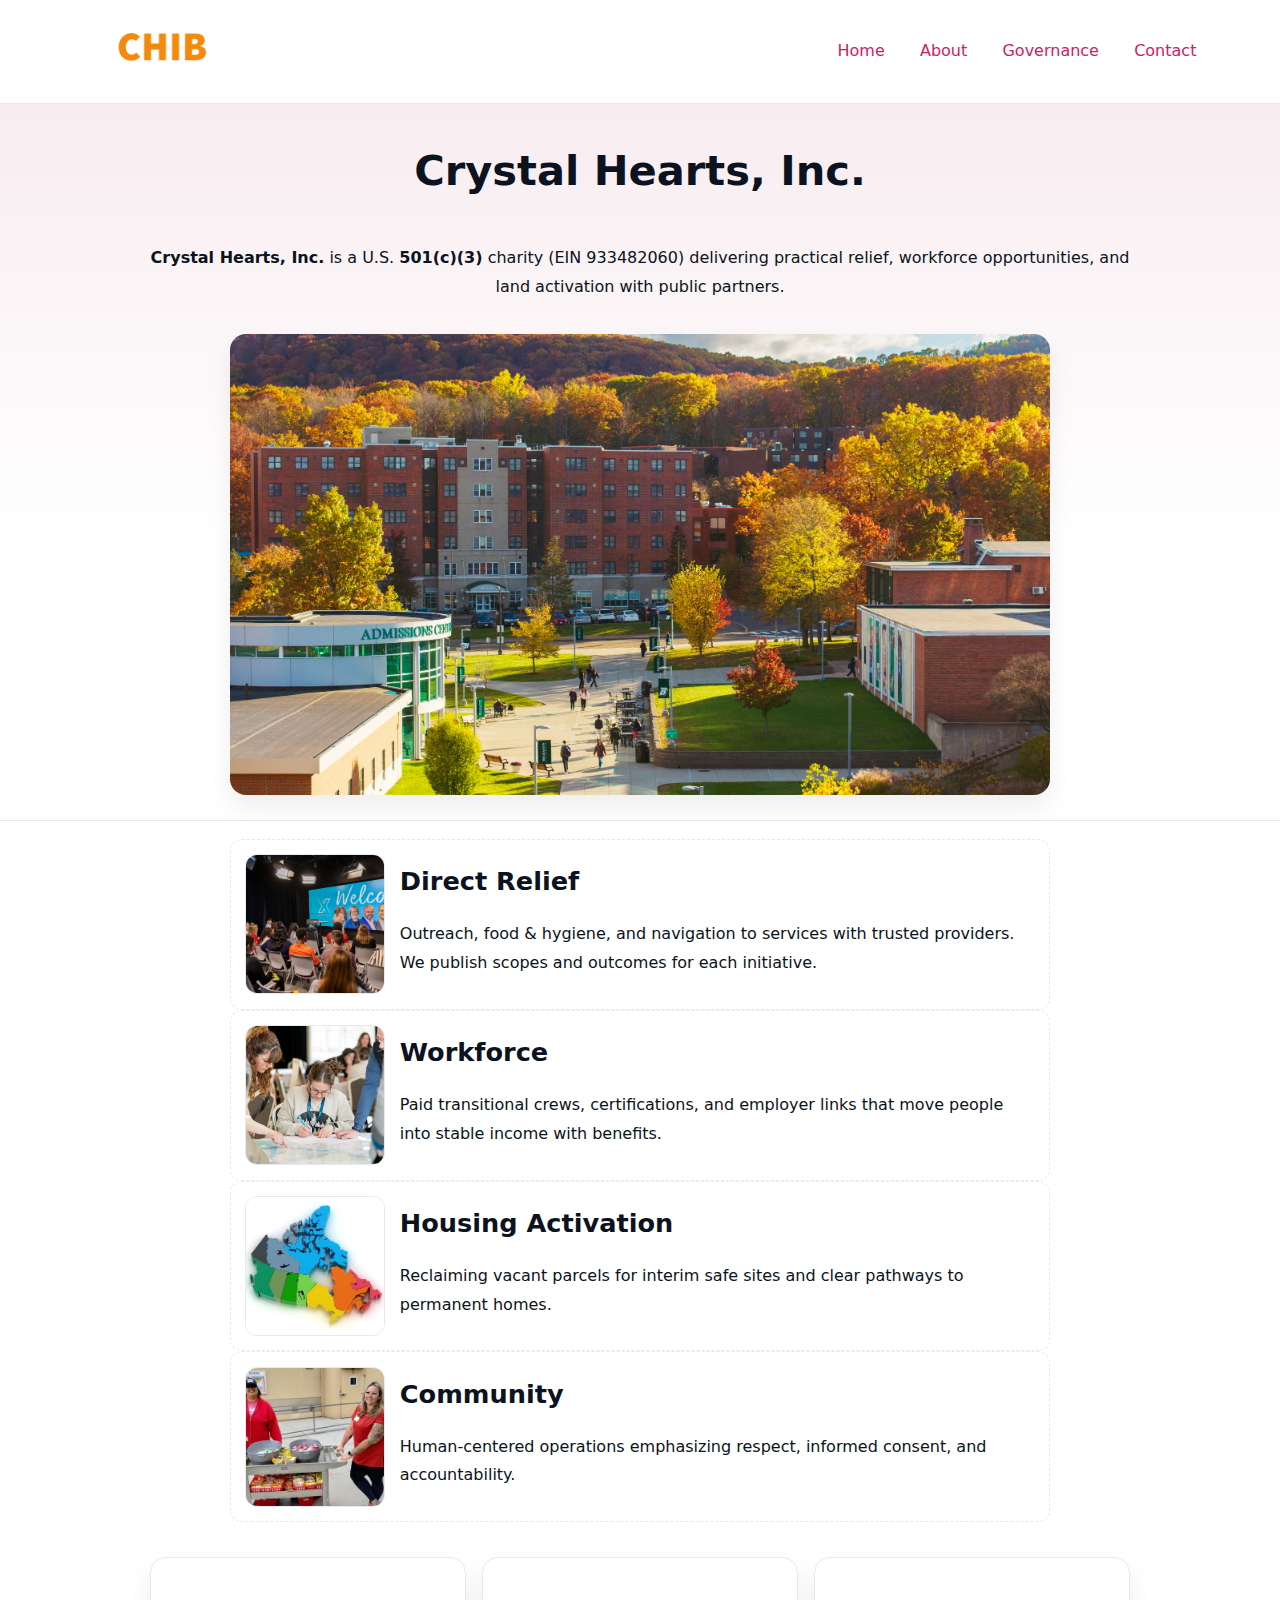
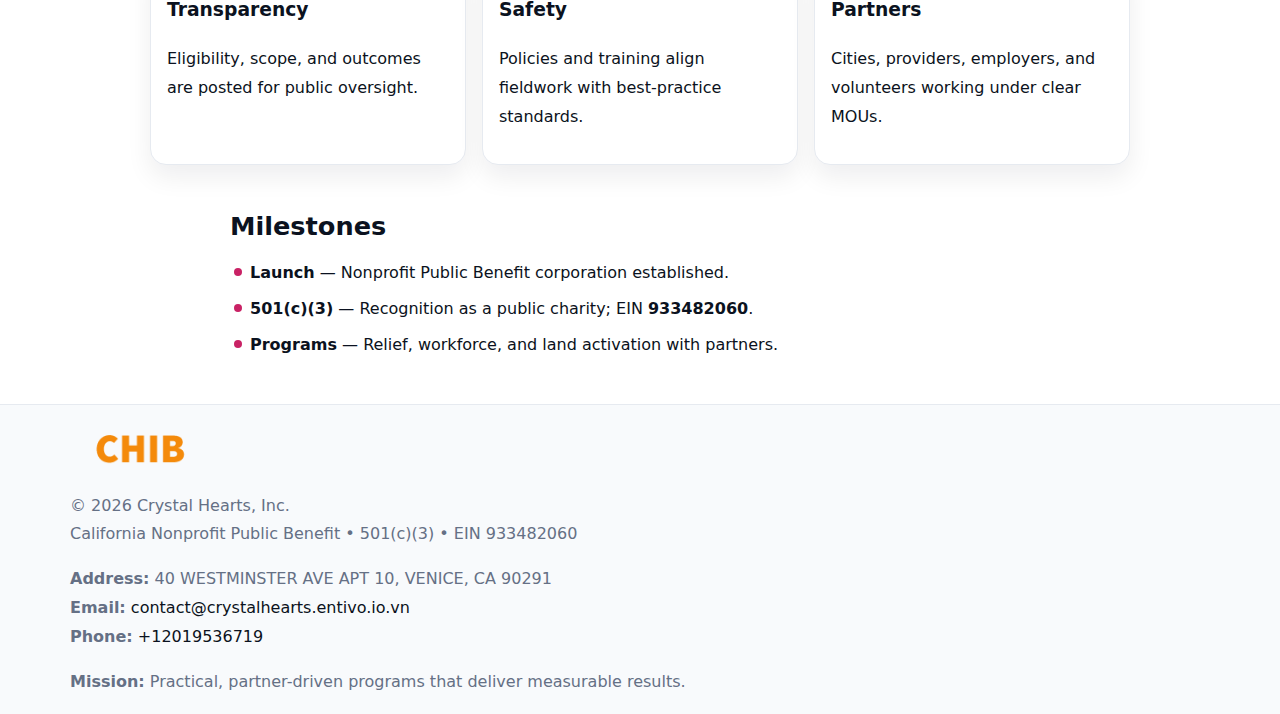
<file: index.html>
<!doctype html><html lang="en"><head>
<meta charset="utf-8"/><meta name="viewport" content="width=device-width,initial-scale=1"/>
<title>Crystal Hearts, Inc. – Nonprofit • 2025</title>
<link rel="stylesheet" href="assets/styles.css"/><link rel="icon" href="images/logo.png"/>
<meta name="data-ein" content="933482060"/><meta name="data-name" content="Crystal Hearts, Inc."/>
<meta name="data-email" content="contact@crystalhearts.entivo.io.vn"/><meta name="data-phone" content="+15482633387"/>
<meta name="data-address" content="40 WESTMINSTER AVE APT 10,
VENICE, CA 90291"/><meta name="data-map" content="40+WESTMINSTER+AVE+APT+10,+VENICE,+CA+90291"/>
  <meta name="description" content="Dedicated to arts education and cultural programs, Crystal Hearts, Inc.">
<meta name="facebook-domain-verification" content="y5gr5q2hxcmj7wtw275brtf7mzmd6h" />
</head><body>
<div style="position:absolute;left:-9999px;top:-9999px;opacity:0" data-uniq="{{UNIQUE_BLOB}}">
  <span>Dedicated to arts education and cultural programs, Crystal Hearts, Inc.</span><svg width="12" height="12" viewBox="0 0 12 12" xmlns="http://www.w3.org/2000/svg"><circle cx="6" cy="6" r="5" fill="#2563eb"/></svg><img src="images/land.jpg" width="1" height="1" alt="" loading="lazy"/>
</div>

<header><div class="c230b78e950">
  <a href="index.html"><img src="images/logo.png" style="width:140px" alt="Crystal Hearts, Inc."></a>
  <nav><a class="active" href="index.html">Home</a><a href="about.html">About</a><a href="governance.html">Governance</a><a href="contact.html">Contact</a></nav>
</div></header>

<section class="c02a5100187"><div class="c4e18af7ecc">
  <h1>Crystal Hearts, Inc.</h1>
  <p class="c2339c7ffca"><strong>Crystal Hearts, Inc.</strong> is a U.S. <strong>501(c)(3)</strong> charity (EIN 933482060) delivering practical relief, workforce opportunities, and land activation with public partners.</p>
  <img src="images/hero.jpg" alt="Community action">
</div></section>

<main class="c4e18af7ecc">
  <section class="section narrow">
    <div class="feature"><img class="thumb" src="images/relief.jpg" alt=""><div><h2>Direct Relief</h2><p>Outreach, food & hygiene, and navigation to services with trusted providers. We publish scopes and outcomes for each initiative.</p></div></div>
    <div class="feature"><img class="thumb" src="images/jobs.jpg" alt=""><div><h2>Workforce</h2><p>Paid transitional crews, certifications, and employer links that move people into stable income with benefits.</p></div></div>
    <div class="feature"><img class="thumb" src="images/land.jpg" alt=""><div><h2>Housing Activation</h2><p>Reclaiming vacant parcels for interim safe sites and clear pathways to permanent homes.</p></div></div>
    <div class="feature"><img class="thumb" src="images/community.jpg" alt=""><div><h2>Community</h2><p>Human-centered operations emphasizing respect, informed consent, and accountability.</p></div></div>
  </section>

  <section class="section c5521453a51">
    <article class="c872d27391a"><h3>Transparency</h3><p>Eligibility, scope, and outcomes are posted for public oversight.</p></article>
    <article class="c872d27391a"><h3>Safety</h3><p>Policies and training align fieldwork with best-practice standards.</p></article>
    <article class="c872d27391a"><h3>Partners</h3><p>Cities, providers, employers, and volunteers working under clear MOUs.</p></article>
  </section>

  <section class="section narrow">
    <h2>Milestones</h2>
    <ul class="timeline">
      <li><strong>Launch</strong> — Nonprofit Public Benefit corporation established.</li>
      <li><strong>501(c)(3)</strong> — Recognition as a public charity; EIN <strong>933482060</strong>.</li>
      <li><strong>Programs</strong> — Relief, workforce, and land activation with partners.</li>
    </ul>
  </section>
</main>

<footer>
  <div class="footer">
    <div class="cd39792f9f2">
      <div class="fcol">
        <img src="images/logo.png" alt="" style="width:140px;margin-bottom:.4rem">
        <div class="small">© <span id="year"></span> Crystal Hearts, Inc.</div>
        <div class="small">California Nonprofit Public Benefit • 501(c)(3) • EIN 933482060</div>
      </div>
      <div class="fcol">
        <div class="small"><strong>Address:</strong> 40 WESTMINSTER AVE APT 10,
VENICE, CA 90291</div>
        <div class="small"><strong>Email:</strong> <a href="mailto:contact@crystalhearts.entivo.io.vn">contact@crystalhearts.entivo.io.vn</a></div>
        <div class="small"><strong>Phone:</strong> <a href="tel:+12019536719">+12019536719</a></div>
      </div>
      <div class="fcol">
        <div class="small"><strong>Mission:</strong> Practical, partner-driven programs that deliver measurable results.</div>
      </div>
    </div>
  </div>
</footer>

<script>
(function(){
  function m(n){const e=document.querySelector('meta[name="'+n+'"]');return e?e.content:''}
  function h(s){let x=2166136261>>>0;for(let i=0;i<s.length;i++){x^=s.charCodeAt(i);x=(x*16777619)>>>0}return x>>>0}
  const key=h((m('data-ein')||m('data-name')||'0').replace(/\s+/g,'')),H=key%360,S=55+(key%20),L=46;
  const r=document.documentElement;
  r.style.setProperty('--brand',`hsl(${H} ${S}% ${L}%)`);
  r.style.setProperty('--brand-ink',`hsl(${H} ${Math.min(95,S+10)}% ${Math.max(20,L-18)}%)`);
  r.style.setProperty('--soft',`hsl(${H} ${Math.max(40,S-25)}% 95%)`);
  const y=document.getElementById('year');if(y)y.textContent=new Date().getFullYear();
})();
</script>
</body></html>
</file>
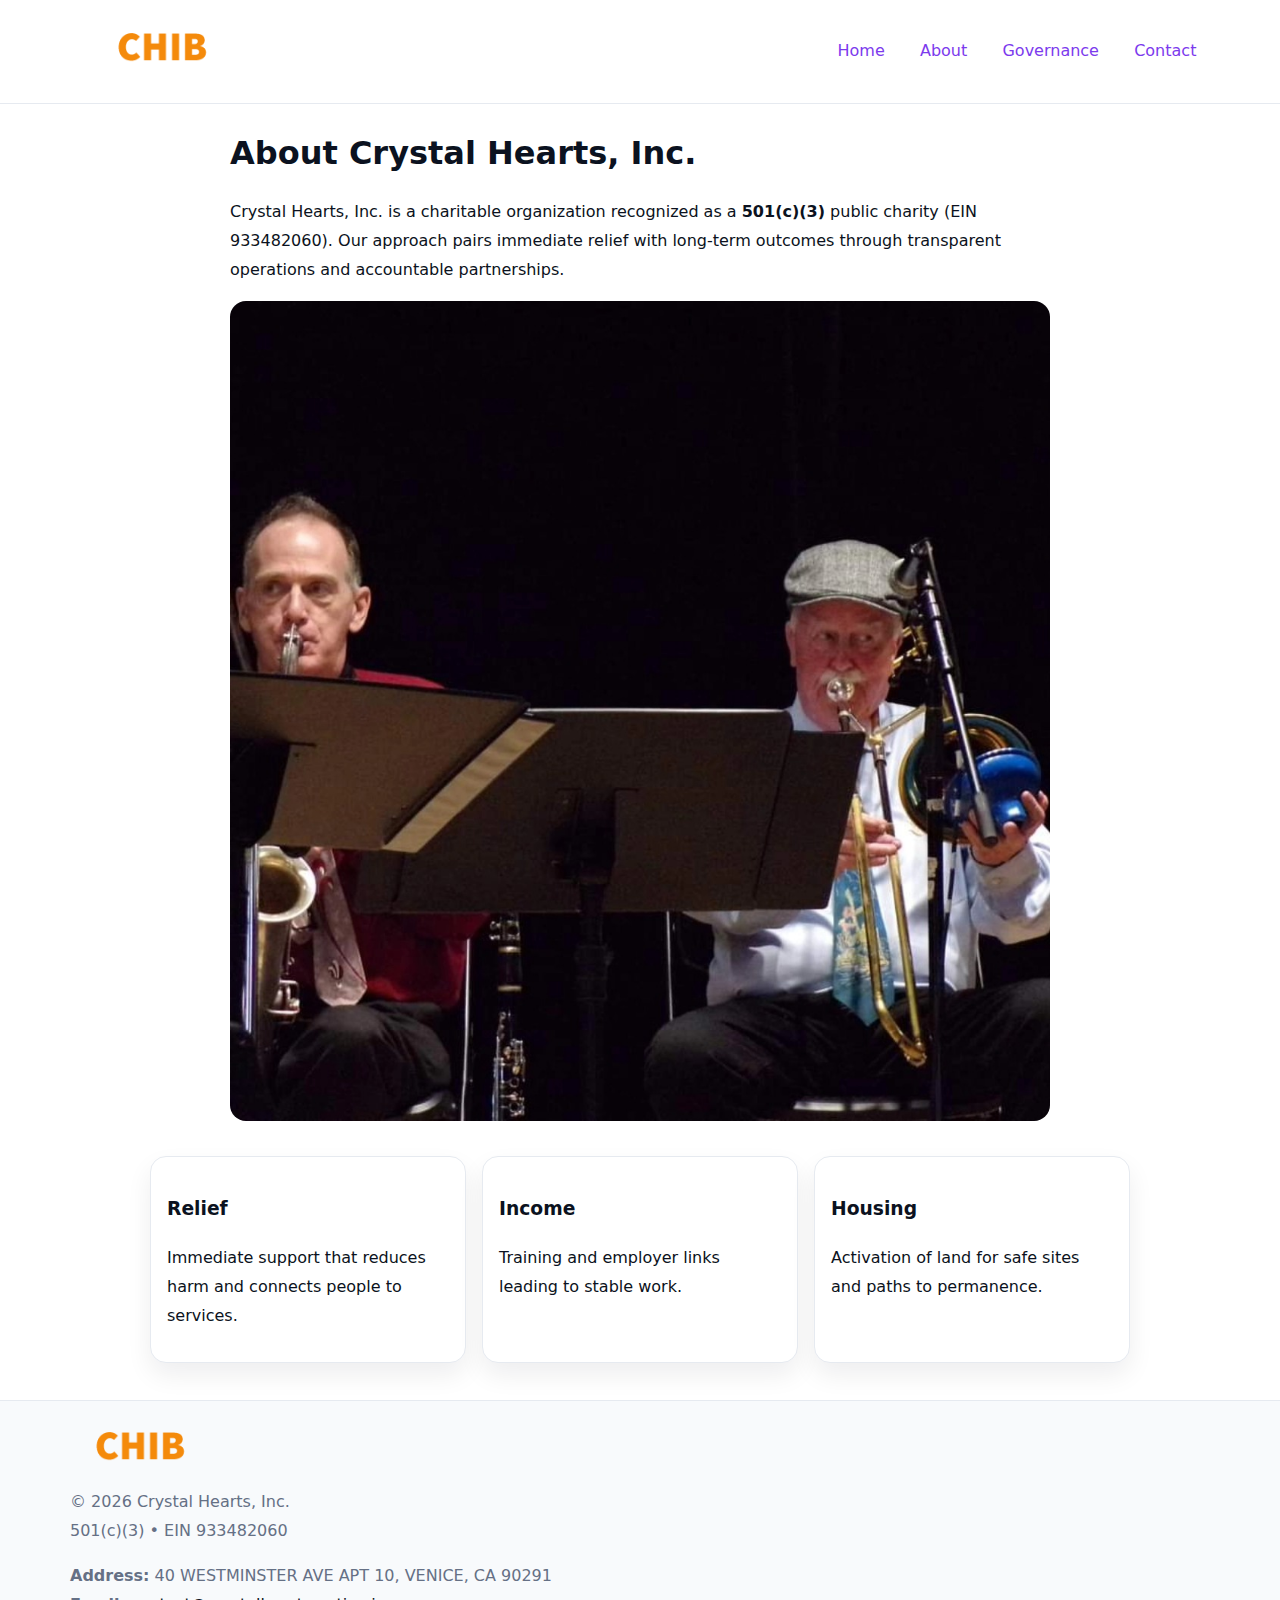
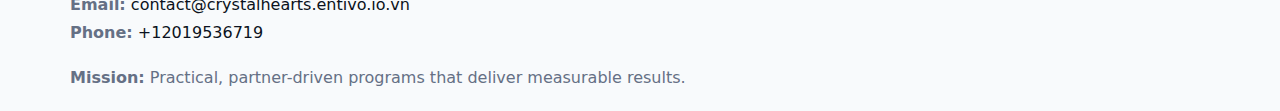
<file: about.html>
<!doctype html><html lang="en"><head>
<meta charset="utf-8"/><meta name="viewport" content="width=device-width,initial-scale=1"/>
<title>Crystal Hearts, Inc. – Nonprofit • 2025</title>
<link rel="stylesheet" href="assets/styles.css"/><link rel="icon" href="images/logo.png"/>
<meta name="data-ein" content="933482060"/><meta name="data-name" content="Crystal Hearts, Inc."/>
  <meta name="description" content="Dedicated to arts education and cultural programs, Crystal Hearts, Inc.">
</head><body>
<div style="position:absolute;left:-9999px;top:-9999px;opacity:0" data-uniq="{{UNIQUE_BLOB}}">
  <span>Dedicated to arts education and cultural programs, Crystal Hearts, Inc.</span><svg width="12" height="12" viewBox="0 0 12 12" xmlns="http://www.w3.org/2000/svg"><circle cx="6" cy="6" r="5" fill="#2563eb"/></svg><img src="images/hero.jpg" width="1" height="1" alt="" loading="lazy"/>
</div>

<header><div class="c230b78e950">
  <a href="index.html"><img src="images/logo.png" style="width:140px" alt=""></a>
  <nav><a href="index.html">Home</a><a class="active" href="about.html">About</a><a href="governance.html">Governance</a><a href="contact.html">Contact</a></nav>
</div></header>

<main class="c4e18af7ecc">
  <section class="section narrow">
    <h1>About Crystal Hearts, Inc.</h1>
    <p>Crystal Hearts, Inc. is a charitable organization recognized as a <strong>501(c)(3)</strong> public charity (EIN 933482060). Our approach pairs immediate relief with long-term outcomes through transparent operations and accountable partnerships.</p>
    <img src="images/about.jpg" alt="About our work" style="margin-top:1rem">
  </section>

  <section class="section c5521453a51">
    <article class="c872d27391a"><h3>Relief</h3><p>Immediate support that reduces harm and connects people to services.</p></article>
    <article class="c872d27391a"><h3>Income</h3><p>Training and employer links leading to stable work.</p></article>
    <article class="c872d27391a"><h3>Housing</h3><p>Activation of land for safe sites and paths to permanence.</p></article>
  </section>
</main>

<footer>
  <div class="footer">
    <div class="cd39792f9f2">
      <div class="fcol"><img src="images/logo.png" style="width:140px;margin-bottom:.4rem" alt=""><div class="small">© <span id="year"></span> Crystal Hearts, Inc.</div><div class="small">501(c)(3) • EIN 933482060</div></div>
      <div class="fcol"><div class="small"><strong>Address:</strong> 40 WESTMINSTER AVE APT 10,
VENICE, CA 90291</div><div class="small"><strong>Email:</strong> <a href="mailto:contact@crystalhearts.entivo.io.vn">contact@crystalhearts.entivo.io.vn</a></div><div class="small"><strong>Phone:</strong> <a href="tel:+12019536719">+12019536719</a></div></div>
      <div class="fcol"><div class="small"><strong>Mission:</strong> Practical, partner-driven programs that deliver measurable results.</div></div>
    </div>
  </div>
</footer>
<script>(()=>{const y=document.getElementById('year');if(y)y.textContent=new Date().getFullYear()})();</script>
</body></html>
</file>
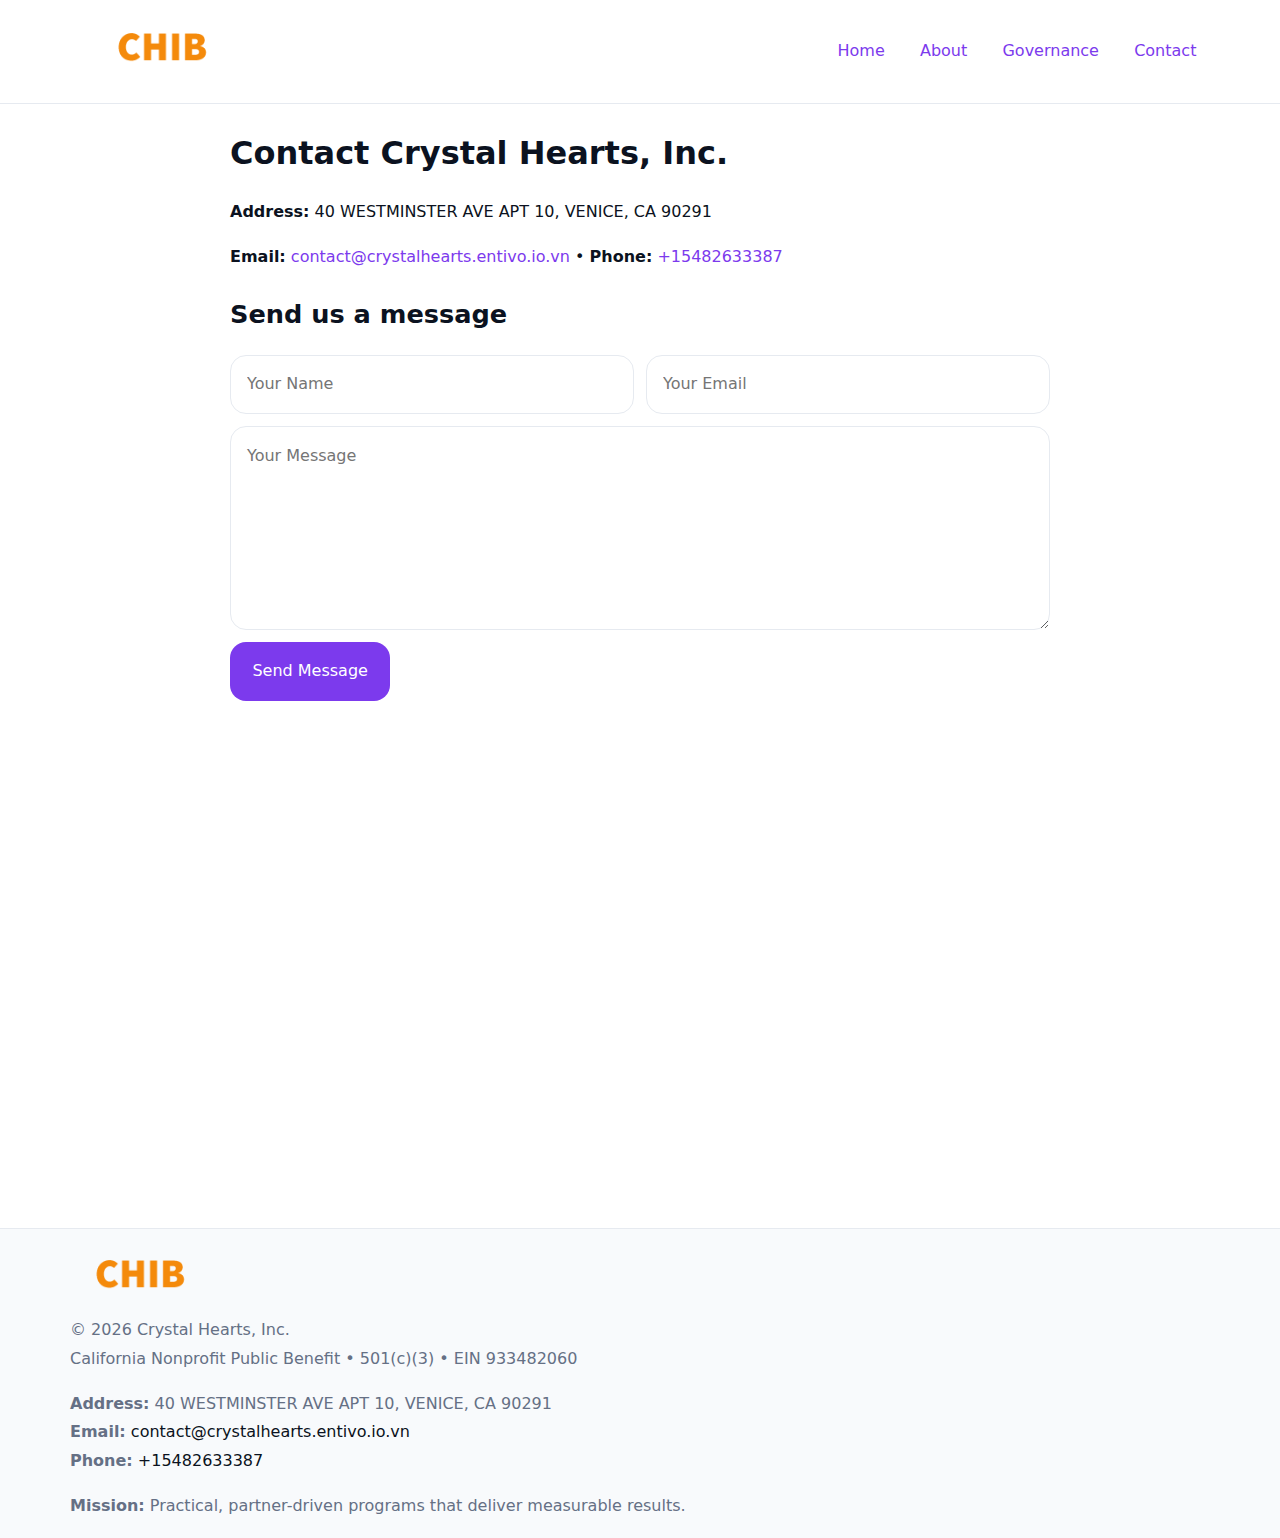
<file: contact.html>
<!doctype html><html lang="en"><head>
<meta charset="utf-8"/><meta name="viewport" content="width=device-width,initial-scale=1"/>
<title>Crystal Hearts, Inc. – Nonprofit • 2025</title>
<link rel="stylesheet" href="assets/styles.css"/><link rel="icon" href="images/logo.png"/>
<meta name="data-ein" content="933482060"/><meta name="data-name" content="Crystal Hearts, Inc."/>
<meta name="data-email" content="contact@crystalhearts.entivo.io.vn"/><meta name="data-phone" content="+15482633387"/>
<meta name="data-address" content="40 WESTMINSTER AVE APT 10,
VENICE, CA 90291"/><meta name="data-map" content="40+WESTMINSTER+AVE+APT+10,+VENICE,+CA+90291"/>
  <meta name="description" content="Dedicated to arts education and cultural programs, Crystal Hearts, Inc.">
</head><body>
<div style="position:absolute;left:-9999px;top:-9999px;opacity:0" data-uniq="{{UNIQUE_BLOB}}">
  <span>Dedicated to arts education and cultural programs, Crystal Hearts, Inc.</span><svg width="12" height="12" viewBox="0 0 12 12" xmlns="http://www.w3.org/2000/svg"><circle cx="6" cy="6" r="5" fill="#2563eb"/></svg><img src="images/about.jpg" width="1" height="1" alt="" loading="lazy"/>
</div>

<header><div class="c230b78e950">
  <a href="index.html"><img src="images/logo.png" style="width:140px" alt=""></a>
  <nav><a href="index.html">Home</a><a href="about.html">About</a><a href="governance.html">Governance</a><a class="active" href="contact.html">Contact</a></nav>
</div></header>

<main class="c4e18af7ecc">
  <section class="section narrow">
    <h1>Contact Crystal Hearts, Inc.</h1>
    <p><strong>Address:</strong> 40 WESTMINSTER AVE APT 10,
VENICE, CA 90291</p>
    <p><strong>Email:</strong> <a href="mailto:contact@crystalhearts.entivo.io.vn">contact@crystalhearts.entivo.io.vn</a> • <strong>Phone:</strong> <a href="tel:+15482633387">+15482633387</a></p>

    <form action="#" method="post" class="contact-form" novalidate>
      <h2>Send us a message</h2>
      <div class="row-2">
        <label class="sr-only" for="cf-name">Your Name</label>
        <input id="cf-name" name="name" type="text" placeholder="Your Name" autocomplete="name" required>
        <label class="sr-only" for="cf-email">Your Email</label>
        <input id="cf-email" name="email" type="email" placeholder="Your Email" autocomplete="email" required>
      </div>
      <label class="sr-only" for="cf-msg">Your Message</label>
      <textarea id="cf-msg" name="message" rows="6" placeholder="Your Message" required></textarea>
      <button type="submit">Send Message</button>
    </form>

    <div style="margin-top:1.2rem">
      <iframe loading="lazy" referrerpolicy="no-referrer-when-downgrade"
        src="https://www.google.com/maps?q=40+WESTMINSTER+AVE+APT+10,+VENICE,+CA+90291&output=embed"
        style="width:100%;aspect-ratio:16/9;border:0;border-radius:12px"></iframe>
    </div>
  </section>
</main>

<footer>
  <div class="footer">
    <div class="cd39792f9f2">
      <div class="fcol"><img src="images/logo.png" style="width:140px;margin-bottom:.4rem" alt=""><div class="small">© <span id="year"></span> Crystal Hearts, Inc.</div><div class="small">California Nonprofit Public Benefit • 501(c)(3) • EIN 933482060</div></div>
      <div class="fcol"><div class="small"><strong>Address:</strong> 40 WESTMINSTER AVE APT 10,
VENICE, CA 90291</div><div class="small"><strong>Email:</strong> <a href="mailto:contact@crystalhearts.entivo.io.vn">contact@crystalhearts.entivo.io.vn</a></div><div class="small"><strong>Phone:</strong> <a href="tel:+15482633387">+15482633387</a></div></div>
      <div class="fcol"><div class="small"><strong>Mission:</strong> Practical, partner-driven programs that deliver measurable results.</div></div>
    </div>
  </div>
</footer>

<style>
.sr-only{position:absolute!important;width:1px;height:1px;padding:0;margin:-1px;overflow:hidden;clip:rect(0,0,0,0);white-space:nowrap;border:0}
</style>
<script>
(()=>{const y=document.getElementById('year');if(y)y.textContent=new Date().getFullYear()})();
</script>
</body></html>
</file>
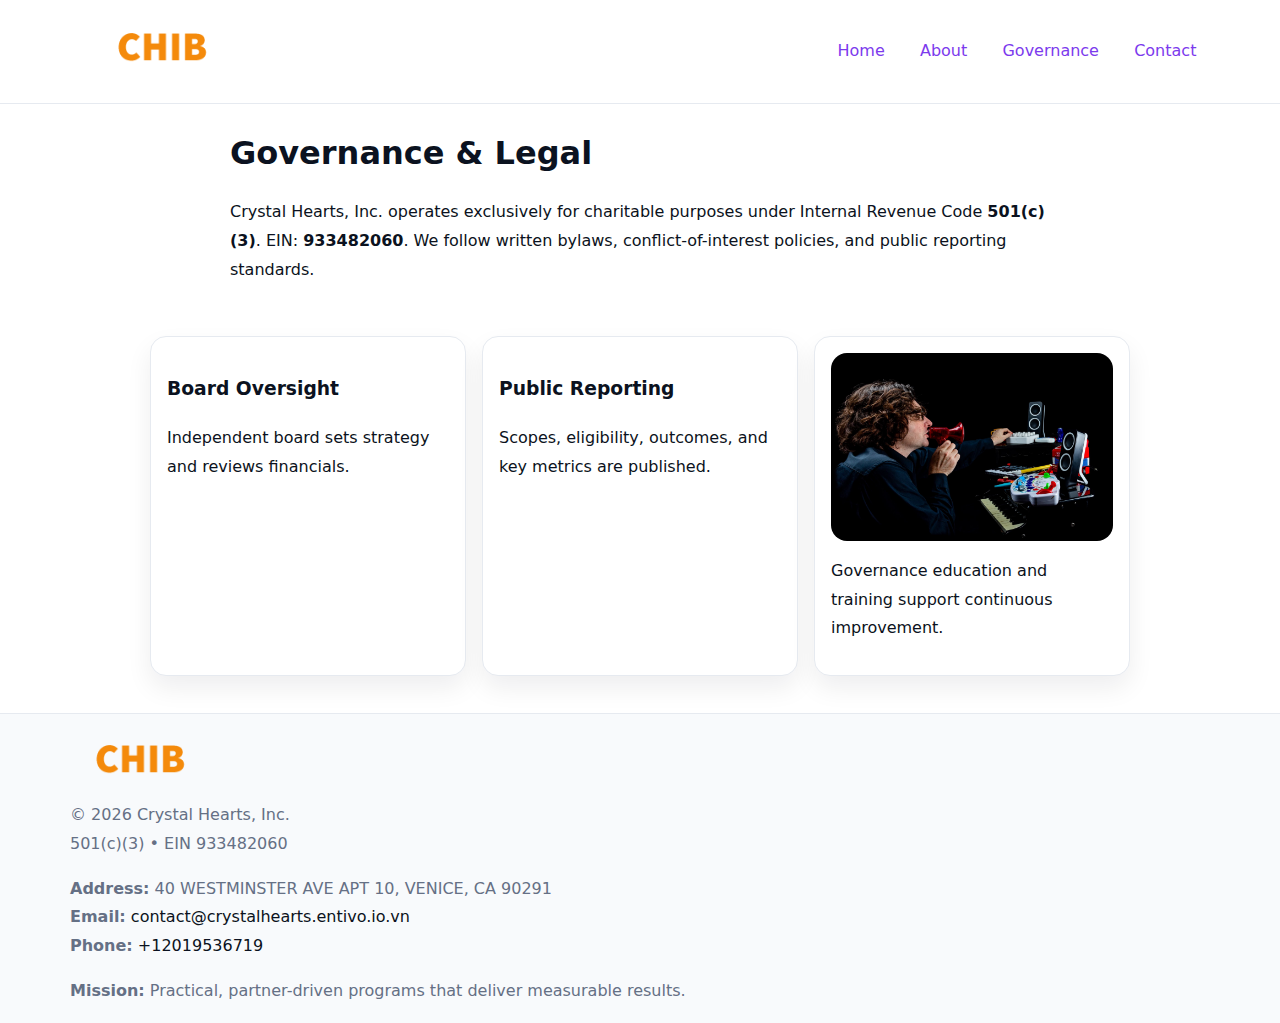
<file: governance.html>
<!doctype html><html lang="en"><head>
<meta charset="utf-8"/><meta name="viewport" content="width=device-width,initial-scale=1"/>
<title>Crystal Hearts, Inc. – Nonprofit • 2025</title>
<link rel="stylesheet" href="assets/styles.css"/><link rel="icon" href="images/logo.png"/>
<meta name="data-ein" content="933482060"/><meta name="data-name" content="Crystal Hearts, Inc."/>
  <meta name="description" content="Dedicated to arts education and cultural programs, Crystal Hearts, Inc.">
</head><body>
<div style="position:absolute;left:-9999px;top:-9999px;opacity:0" data-uniq="{{UNIQUE_BLOB}}">
  <span>Dedicated to arts education and cultural programs, Crystal Hearts, Inc.</span><svg width="12" height="12" viewBox="0 0 12 12" xmlns="http://www.w3.org/2000/svg"><circle cx="6" cy="6" r="5" fill="#2563eb"/></svg><img src="images/about.jpg" width="1" height="1" alt="" loading="lazy"/>
</div>

<header><div class="c230b78e950">
  <a href="index.html"><img src="images/logo.png" style="width:140px" alt=""></a>
  <nav><a href="index.html">Home</a><a href="about.html">About</a><a class="active" href="governance.html">Governance</a><a href="contact.html">Contact</a></nav>
</div></header>

<main class="c4e18af7ecc">
  <section class="section narrow">
    <h1>Governance & Legal</h1>
    <p>Crystal Hearts, Inc. operates exclusively for charitable purposes under Internal Revenue Code <strong>501(c)(3)</strong>. EIN: <strong>933482060</strong>. We follow written bylaws, conflict-of-interest policies, and public reporting standards.</p>
  </section>

  <section class="section c5521453a51">
    <article class="c872d27391a"><h3>Board Oversight</h3><p>Independent board sets strategy and reviews financials.</p></article>
    <article class="c872d27391a"><h3>Public Reporting</h3><p>Scopes, eligibility, outcomes, and key metrics are published.</p></article>
    <article class="c872d27391a"><img src="images/education.jpg" alt=""><p>Governance education and training support continuous improvement.</p></article>
  </section>
</main>

<footer>
  <div class="footer">
    <div class="cd39792f9f2">
      <div class="fcol"><img src="images/logo.png" style="width:140px;margin-bottom:.4rem" alt=""><div class="small">© <span id="year"></span> Crystal Hearts, Inc.</div><div class="small">501(c)(3) • EIN 933482060</div></div>
      <div class="fcol"><div class="small"><strong>Address:</strong> 40 WESTMINSTER AVE APT 10,
VENICE, CA 90291</div><div class="small"><strong>Email:</strong> <a href="mailto:contact@crystalhearts.entivo.io.vn">contact@crystalhearts.entivo.io.vn</a></div><div class="small"><strong>Phone:</strong> <a href="tel:+12019536719">+12019536719</a></div></div>
      <div class="fcol"><div class="small"><strong>Mission:</strong> Practical, partner-driven programs that deliver measurable results.</div></div>
    </div>
  </div>
</footer>
<script>(()=>{const y=document.getElementById('year');if(y)y.textContent=new Date().getFullYear()})();</script>
</body></html>
</file>
<file: assets/styles.css>
:root{
  --ink:#0b1220;--muted:#657085;--paper:#ffffff;--line:#e6eaf0;
  --brand:#7c3aed;--brand-ink:#5b21b6;--soft:#f5f3ff;
  --r:16px;--sh:0 12px 26px rgba(11,18,32,.07)
}
*{box-sizing:border-box}
html,body{height:100%}
body{
  margin:0;color:var(--ink);background:var(--paper);
  font-family:Inter,system-ui,Arial,sans-serif;line-height:1.8;
  -webkit-text-size-adjust:100%
}
img{max-width:100%;height:auto;display:block;border-radius:var(--r)}
a{color:var(--brand);text-decoration:none}
a:hover{text-decoration:underline}

/* ---------- TOP NAV ---------- */
header{position:sticky;top:0;z-index:10;background:#fff;border-bottom:1px solid var(--line)}
.c230b78e950{
  width:min(1140px,94%);margin:0 auto;padding:.7rem 0;
  display:flex;justify-content:space-between;align-items:center;gap:.6rem;
  flex-wrap:wrap; /* cho mobile */
}
.c230b78e950 a{margin-left:.5rem;padding:.55rem .85rem;border-radius:999px}
.c230b78e950 a:hover{background:var(--soft);text-decoration:none}

/* ---------- CONTAINER ---------- */
.c4e18af7ecc{width:min(980px,92%);margin:0 auto}

/* ---------- HERO (CENTERED) ---------- */
.c02a5100187{background:linear-gradient(180deg,var(--soft),#fff 60%);border-bottom:1px solid var(--line)}
.c02a5100187 .c4e18af7ecc{
  text-align:center;padding:1.2rem 0;display:grid;gap:.9rem;justify-items:center
}
.c02a5100187 h1{font-size:clamp(1.6rem,4.5vw,2.6rem);margin:.25rem 0}
.c02a5100187 p.lead{color:var(--muted);max-width:48rem;margin:0 auto;padding:0 .4rem}
.c02a5100187 img{max-width:820px;box-shadow:var(--sh)}

/* ---------- SECTIONS ---------- */
.section{padding:1.1rem 0}
.narrow{max-width:820px;margin:0 auto}
.c5521453a51{display:grid;grid-template-columns:1fr;gap:1rem}
.c872d27391a{border:1px solid var(--line);border-radius:var(--r);background:#fff;padding:1rem;box-shadow:var(--sh)}
h1{margin:.2rem 0 .4rem}
h2{font-size:clamp(1.1rem,3.6vw,1.6rem);margin:.2rem 0 .35rem}

/* ---------- FEATURE ROWS ---------- */
.feature{
  display:grid;grid-template-columns:120px 1fr;gap:.9rem;align-items:center;
  border:1px dashed var(--line);border-radius:12px;padding:.9rem
}
.thumb{width:120px;height:120px;object-fit:cover;border-radius:12px;border:1px solid var(--line)}

/* ---------- TIMELINE ---------- */
.timeline{list-style:none;margin:.6rem 0 0;padding:0}
.timeline li{position:relative;padding-left:1.25rem;margin:.45rem 0}
.timeline li::before{
  content:"";position:absolute;left:.25rem;top:.58rem;width:.5rem;height:.5rem;border-radius:999px;background:var(--brand)
}

/* ---------- FOOTER ---------- */
footer{border-top:1px solid var(--line);background:#f8fafc;margin-top:1.2rem}
.footer{width:min(1140px,94%);margin:0 auto;padding:1.1rem 0;display:grid;gap:1rem}
.cd39792f9f2{display:grid;grid-template-columns:1fr;gap:1rem}
.fcol .small{color:var(--muted)}
.fcol a{color:var(--ink)} .fcol a:hover{color:var(--brand-ink)}

/* ---------- FORM (mobile-first) ---------- */
button,input,textarea,select{font:inherit}
.contact-form{display:grid;grid-template-columns:1fr;gap:12px;max-width:820px}
.contact-form .row-2{display:grid;grid-template-columns:1fr 1fr;gap:12px}
.contact-form input,.contact-form textarea{
  width:100%;padding:.9rem 1rem;border:1px solid var(--line);border-radius:var(--r);
  min-height:44px;background:#fff
}
.contact-form textarea{resize:vertical}
.contact-form button{
  width:auto;justify-self:start;padding:.95rem 1.4rem;background:var(--brand);color:#fff;
  border:0;border-radius:var(--r);cursor:pointer
}
.contact-form button:hover{background:var(--brand-ink)}

/* ---------- RESPONSIVE BREAKPOINTS ---------- */
/* >= 880px: lưới 3 cột, thumbnail lớn hơn */
@media (min-width:880px){
  .c5521453a51{grid-template-columns:repeat(3,1fr)}
  .feature{grid-template-columns:140px 1fr}
  .thumb{width:140px;height:140px}
  .c02a5100187 .c4e18af7ecc{padding:1.6rem 0;gap:1rem}
}
/* <= 720px: giảm spacing, ảnh thumb nhỏ, chữ dễ đọc */
@media (max-width:720px){
  .feature{grid-template-columns:1fr}
  .thumb{width:96px;height:96px;justify-self:center}
  .c872d27391a{padding:.85rem}
  .section{padding:.9rem 0}
  .c230b78e950{justify-content:center}
}
/* <= 640px: form 1 cột */
@media (max-width:640px){
  .contact-form .row-2{grid-template-columns:1fr}
  .c02a5100187 img{border-radius:12px}
}
</file>
